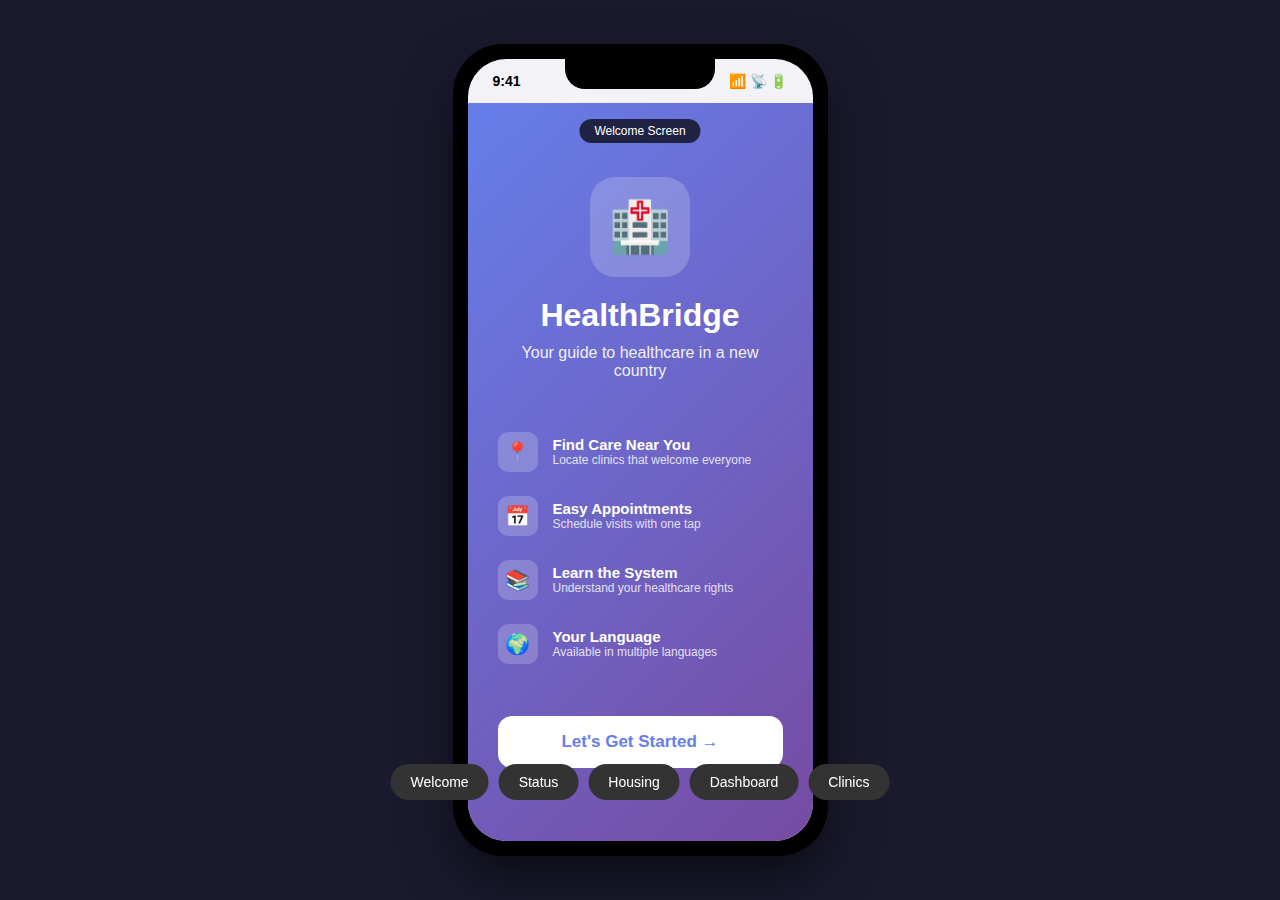
<file: HealthBridge/preview.html>
<!DOCTYPE html>
<html lang="en">
<head>
    <meta charset="UTF-8">
    <meta name="viewport" content="width=device-width, initial-scale=1.0, maximum-scale=1.0, user-scalable=no">
    <title>HealthBridge - iOS App Preview</title>
    <style>
        * {
            margin: 0;
            padding: 0;
            box-sizing: border-box;
        }

        body {
            font-family: -apple-system, BlinkMacSystemFont, 'SF Pro Display', 'Segoe UI', Roboto, sans-serif;
            background: #1a1a2e;
            min-height: 100vh;
            display: flex;
            justify-content: center;
            align-items: center;
            padding: 20px;
        }

        .phone-frame {
            width: 375px;
            height: 812px;
            background: #000;
            border-radius: 50px;
            padding: 15px;
            box-shadow: 0 25px 50px rgba(0,0,0,0.5);
            position: relative;
        }

        .phone-screen {
            width: 100%;
            height: 100%;
            background: #f2f2f7;
            border-radius: 38px;
            overflow: hidden;
            position: relative;
        }

        .notch {
            position: absolute;
            top: 0;
            left: 50%;
            transform: translateX(-50%);
            width: 150px;
            height: 30px;
            background: #000;
            border-radius: 0 0 20px 20px;
            z-index: 100;
        }

        .status-bar {
            height: 44px;
            background: transparent;
            display: flex;
            justify-content: space-between;
            align-items: center;
            padding: 0 25px;
            font-size: 14px;
            font-weight: 600;
        }

        .screen {
            display: none;
            height: calc(100% - 44px);
            overflow-y: auto;
        }

        .screen.active {
            display: block;
        }

        /* Welcome Screen */
        .welcome-screen {
            background: linear-gradient(135deg, #667eea 0%, #764ba2 100%);
            display: flex;
            flex-direction: column;
            align-items: center;
            justify-content: center;
            padding: 30px;
            color: white;
            text-align: center;
        }

        .welcome-screen.active {
            display: flex;
        }

        .app-icon {
            width: 100px;
            height: 100px;
            background: rgba(255,255,255,0.2);
            border-radius: 25px;
            display: flex;
            align-items: center;
            justify-content: center;
            font-size: 50px;
            margin-bottom: 20px;
        }

        .welcome-title {
            font-size: 32px;
            font-weight: 700;
            margin-bottom: 10px;
        }

        .welcome-subtitle {
            font-size: 16px;
            opacity: 0.9;
            margin-bottom: 40px;
        }

        .feature-list {
            text-align: left;
            width: 100%;
            margin-bottom: 40px;
        }

        .feature-item {
            display: flex;
            align-items: center;
            gap: 15px;
            padding: 12px 0;
        }

        .feature-icon {
            width: 40px;
            height: 40px;
            background: rgba(255,255,255,0.2);
            border-radius: 10px;
            display: flex;
            align-items: center;
            justify-content: center;
            font-size: 20px;
        }

        .feature-text h4 {
            font-size: 15px;
            font-weight: 600;
        }

        .feature-text p {
            font-size: 12px;
            opacity: 0.8;
        }

        .btn {
            width: 100%;
            padding: 16px;
            border: none;
            border-radius: 14px;
            font-size: 17px;
            font-weight: 600;
            cursor: pointer;
            transition: transform 0.2s, opacity 0.2s;
        }

        .btn:active {
            transform: scale(0.98);
            opacity: 0.9;
        }

        .btn-primary {
            background: white;
            color: #667eea;
        }

        .btn-secondary {
            background: rgba(255,255,255,0.2);
            color: white;
        }

        /* Status Selection Screen */
        .status-screen {
            background: #f2f2f7;
            padding: 20px;
        }

        .screen-header {
            text-align: center;
            padding: 20px 0;
        }

        .screen-icon {
            font-size: 50px;
            margin-bottom: 15px;
        }

        .screen-title {
            font-size: 24px;
            font-weight: 700;
            color: #1c1c1e;
            margin-bottom: 8px;
        }

        .screen-subtitle {
            font-size: 15px;
            color: #8e8e93;
            line-height: 1.4;
        }

        .privacy-badge {
            display: inline-flex;
            align-items: center;
            gap: 6px;
            background: #e8f5e9;
            color: #2e7d32;
            padding: 8px 12px;
            border-radius: 20px;
            font-size: 12px;
            margin: 15px 0;
        }

        .option-list {
            margin-top: 20px;
        }

        .option-item {
            background: white;
            border-radius: 12px;
            padding: 16px;
            margin-bottom: 10px;
            display: flex;
            align-items: center;
            gap: 15px;
            cursor: pointer;
            transition: transform 0.2s, box-shadow 0.2s;
        }

        .option-item:hover {
            transform: translateX(5px);
        }

        .option-item.selected {
            background: #667eea;
            color: white;
        }

        .option-icon {
            width: 40px;
            height: 40px;
            background: #f2f2f7;
            border-radius: 10px;
            display: flex;
            align-items: center;
            justify-content: center;
            font-size: 20px;
        }

        .option-item.selected .option-icon {
            background: rgba(255,255,255,0.2);
        }

        .option-text {
            flex: 1;
        }

        .option-text h4 {
            font-size: 16px;
            font-weight: 600;
            margin-bottom: 2px;
        }

        .option-text p {
            font-size: 12px;
            opacity: 0.7;
        }

        .checkmark {
            width: 24px;
            height: 24px;
            background: white;
            border-radius: 50%;
            display: flex;
            align-items: center;
            justify-content: center;
            color: #667eea;
            font-weight: bold;
        }

        .info-box {
            background: #e3f2fd;
            border-radius: 12px;
            padding: 15px;
            margin-top: 20px;
        }

        .info-box h5 {
            display: flex;
            align-items: center;
            gap: 8px;
            font-size: 14px;
            color: #1976d2;
            margin-bottom: 8px;
        }

        .info-box p {
            font-size: 13px;
            color: #666;
            line-height: 1.4;
        }

        .bottom-btn {
            position: sticky;
            bottom: 0;
            background: #f2f2f7;
            padding: 20px;
            margin: 0 -20px;
        }

        .bottom-btn .btn {
            background: #667eea;
            color: white;
        }

        .bottom-btn .btn:disabled {
            background: #c7c7cc;
        }

        /* Dashboard Screen */
        .dashboard-screen {
            background: #f2f2f7;
        }

        .dashboard-header {
            background: white;
            padding: 20px;
            padding-top: 10px;
        }

        .greeting {
            display: flex;
            justify-content: space-between;
            align-items: center;
        }

        .greeting-text span {
            font-size: 14px;
            color: #8e8e93;
        }

        .greeting-text h2 {
            font-size: 28px;
            font-weight: 700;
        }

        .avatar {
            width: 50px;
            height: 50px;
            background: linear-gradient(135deg, #667eea, #764ba2);
            border-radius: 50%;
            display: flex;
            align-items: center;
            justify-content: center;
            color: white;
            font-size: 20px;
            font-weight: 600;
        }

        .dashboard-content {
            padding: 20px;
        }

        .emergency-card {
            background: white;
            border-radius: 16px;
            padding: 16px;
            margin-bottom: 16px;
        }

        .emergency-card h3 {
            display: flex;
            align-items: center;
            gap: 8px;
            font-size: 16px;
            margin-bottom: 12px;
        }

        .emergency-buttons {
            display: flex;
            gap: 10px;
        }

        .emergency-btn {
            flex: 1;
            padding: 15px;
            border-radius: 12px;
            text-align: center;
            color: white;
            cursor: pointer;
        }

        .emergency-btn.red {
            background: #ff3b30;
        }

        .emergency-btn.purple {
            background: #af52de;
        }

        .emergency-btn .number {
            font-size: 24px;
            font-weight: 700;
        }

        .emergency-btn .label {
            font-size: 11px;
            opacity: 0.9;
        }

        .section-title {
            font-size: 18px;
            font-weight: 600;
            margin: 20px 0 12px;
        }

        .quick-actions {
            display: grid;
            grid-template-columns: 1fr 1fr;
            gap: 12px;
        }

        .action-card {
            background: white;
            border-radius: 16px;
            padding: 20px;
            text-align: center;
            cursor: pointer;
            transition: transform 0.2s;
        }

        .action-card:hover {
            transform: scale(1.02);
        }

        .action-card .icon {
            font-size: 30px;
            margin-bottom: 10px;
        }

        .action-card h4 {
            font-size: 14px;
            font-weight: 600;
        }

        .recommendation-card {
            background: white;
            border-radius: 16px;
            padding: 16px;
            margin-bottom: 10px;
            display: flex;
            align-items: center;
            gap: 15px;
        }

        .rec-icon {
            width: 45px;
            height: 45px;
            border-radius: 12px;
            display: flex;
            align-items: center;
            justify-content: center;
            font-size: 22px;
        }

        .rec-icon.green { background: #e8f5e9; }
        .rec-icon.purple { background: #f3e5f5; }
        .rec-icon.orange { background: #fff3e0; }

        .rec-text {
            flex: 1;
        }

        .rec-text h4 {
            font-size: 15px;
            font-weight: 600;
            margin-bottom: 2px;
        }

        .rec-text p {
            font-size: 12px;
            color: #8e8e93;
        }

        /* Tab Bar */
        .tab-bar {
            position: absolute;
            bottom: 0;
            left: 0;
            right: 0;
            height: 83px;
            background: white;
            border-top: 1px solid #e5e5e5;
            display: flex;
            justify-content: space-around;
            align-items: flex-start;
            padding-top: 8px;
            border-radius: 0 0 38px 38px;
        }

        .tab-item {
            display: flex;
            flex-direction: column;
            align-items: center;
            gap: 4px;
            cursor: pointer;
            padding: 5px 15px;
        }

        .tab-item .icon {
            font-size: 24px;
            color: #8e8e93;
        }

        .tab-item span {
            font-size: 10px;
            color: #8e8e93;
        }

        .tab-item.active .icon,
        .tab-item.active span {
            color: #667eea;
        }

        /* Clinic Finder Screen */
        .clinic-screen {
            background: #f2f2f7;
        }

        .search-bar {
            background: white;
            padding: 15px;
        }

        .search-input {
            display: flex;
            align-items: center;
            gap: 10px;
            background: #f2f2f7;
            padding: 12px 15px;
            border-radius: 12px;
        }

        .search-input input {
            border: none;
            background: none;
            outline: none;
            flex: 1;
            font-size: 16px;
        }

        .filter-chips {
            display: flex;
            gap: 8px;
            padding: 10px 15px;
            overflow-x: auto;
            background: white;
        }

        .chip {
            padding: 8px 16px;
            background: #f2f2f7;
            border-radius: 20px;
            font-size: 14px;
            white-space: nowrap;
            cursor: pointer;
        }

        .chip.active {
            background: #667eea;
            color: white;
        }

        .clinic-list {
            padding: 15px;
            padding-bottom: 100px;
        }

        .clinic-card {
            background: white;
            border-radius: 16px;
            padding: 16px;
            margin-bottom: 12px;
        }

        .clinic-header {
            display: flex;
            gap: 12px;
            margin-bottom: 12px;
        }

        .clinic-icon {
            width: 45px;
            height: 45px;
            background: #e3f2fd;
            border-radius: 12px;
            display: flex;
            align-items: center;
            justify-content: center;
            font-size: 22px;
        }

        .clinic-info h4 {
            font-size: 16px;
            font-weight: 600;
        }

        .clinic-info p {
            font-size: 12px;
            color: #8e8e93;
        }

        .open-badge {
            background: #e8f5e9;
            color: #2e7d32;
            padding: 4px 10px;
            border-radius: 8px;
            font-size: 12px;
            font-weight: 500;
            margin-left: auto;
        }

        .clinic-address {
            display: flex;
            align-items: center;
            gap: 8px;
            color: #8e8e93;
            font-size: 13px;
            margin-bottom: 12px;
        }

        .service-badges {
            display: flex;
            gap: 8px;
            flex-wrap: wrap;
            margin-bottom: 12px;
        }

        .service-badge {
            padding: 4px 10px;
            border-radius: 8px;
            font-size: 11px;
            font-weight: 500;
        }

        .service-badge.green {
            background: #e8f5e9;
            color: #2e7d32;
        }

        .service-badge.blue {
            background: #e3f2fd;
            color: #1976d2;
        }

        .service-badge.purple {
            background: #f3e5f5;
            color: #7b1fa2;
        }

        .clinic-actions {
            display: flex;
            justify-content: space-between;
            align-items: center;
        }

        .rating {
            display: flex;
            align-items: center;
            gap: 5px;
            font-size: 14px;
        }

        .call-btn {
            background: #667eea;
            color: white;
            padding: 10px 20px;
            border-radius: 10px;
            font-size: 14px;
            font-weight: 600;
            cursor: pointer;
            display: flex;
            align-items: center;
            gap: 6px;
        }

        /* Navigation */
        .nav-buttons {
            position: fixed;
            bottom: 100px;
            left: 50%;
            transform: translateX(-50%);
            display: flex;
            gap: 10px;
            z-index: 1000;
        }

        .nav-btn {
            background: #333;
            color: white;
            padding: 10px 20px;
            border-radius: 25px;
            cursor: pointer;
            font-size: 14px;
            transition: background 0.2s;
        }

        .nav-btn:hover {
            background: #555;
        }

        .screen-label {
            position: absolute;
            top: 60px;
            left: 50%;
            transform: translateX(-50%);
            background: rgba(0,0,0,0.7);
            color: white;
            padding: 5px 15px;
            border-radius: 15px;
            font-size: 12px;
            z-index: 50;
        }

        /* Progress Bar */
        .progress-bar {
            height: 4px;
            background: #e5e5e5;
            margin: 15px 20px;
            border-radius: 2px;
        }

        .progress-fill {
            height: 100%;
            background: #667eea;
            border-radius: 2px;
            transition: width 0.3s;
        }

        /* Scrollbar */
        .screen::-webkit-scrollbar {
            display: none;
        }
    </style>
</head>
<body>
    <div class="phone-frame">
        <div class="phone-screen">
            <div class="notch"></div>
            <div class="status-bar">
                <span>9:41</span>
                <span>📶 📡 🔋</span>
            </div>

            <div class="screen-label" id="screenLabel">Welcome Screen</div>

            <!-- Welcome Screen -->
            <div class="screen welcome-screen active" id="welcome">
                <div class="app-icon">🏥</div>
                <div class="welcome-title">HealthBridge</div>
                <div class="welcome-subtitle">Your guide to healthcare in a new country</div>

                <div class="feature-list">
                    <div class="feature-item">
                        <div class="feature-icon">📍</div>
                        <div class="feature-text">
                            <h4>Find Care Near You</h4>
                            <p>Locate clinics that welcome everyone</p>
                        </div>
                    </div>
                    <div class="feature-item">
                        <div class="feature-icon">📅</div>
                        <div class="feature-text">
                            <h4>Easy Appointments</h4>
                            <p>Schedule visits with one tap</p>
                        </div>
                    </div>
                    <div class="feature-item">
                        <div class="feature-icon">📚</div>
                        <div class="feature-text">
                            <h4>Learn the System</h4>
                            <p>Understand your healthcare rights</p>
                        </div>
                    </div>
                    <div class="feature-item">
                        <div class="feature-icon">🌍</div>
                        <div class="feature-text">
                            <h4>Your Language</h4>
                            <p>Available in multiple languages</p>
                        </div>
                    </div>
                </div>

                <button class="btn btn-primary" onclick="showScreen('status')">Let's Get Started →</button>
            </div>

            <!-- Status Selection Screen -->
            <div class="screen status-screen" id="status">
                <div class="progress-bar">
                    <div class="progress-fill" style="width: 25%"></div>
                </div>

                <div class="screen-header">
                    <div class="screen-icon">👤</div>
                    <div class="screen-title">Tell us about your situation</div>
                    <div class="screen-subtitle">This helps us find the right resources for you. Your information is private and secure.</div>
                    <div class="privacy-badge">🔒 Your information stays on your device only</div>
                </div>

                <div class="option-list">
                    <div class="option-item" onclick="selectOption(this, 'refugee')">
                        <div class="option-icon">🚶</div>
                        <div class="option-text">
                            <h4>Refugee</h4>
                            <p>I came to this country as a refugee</p>
                        </div>
                    </div>
                    <div class="option-item" onclick="selectOption(this, 'asylum')">
                        <div class="option-icon">🛡️</div>
                        <div class="option-text">
                            <h4>Asylum Seeker</h4>
                            <p>I am seeking asylum protection</p>
                        </div>
                    </div>
                    <div class="option-item" onclick="selectOption(this, 'undocumented')">
                        <div class="option-icon">❓</div>
                        <div class="option-text">
                            <h4>Undocumented</h4>
                            <p>I don't have legal documentation</p>
                        </div>
                    </div>
                    <div class="option-item" onclick="selectOption(this, 'visa')">
                        <div class="option-icon">📄</div>
                        <div class="option-text">
                            <h4>Visa Holder</h4>
                            <p>I have a temporary visa</p>
                        </div>
                    </div>
                    <div class="option-item" onclick="selectOption(this, 'other')">
                        <div class="option-icon">⚪</div>
                        <div class="option-text">
                            <h4>Other / Prefer not to say</h4>
                            <p>Other situation</p>
                        </div>
                    </div>
                </div>

                <div class="info-box" id="statusInfo" style="display: none;">
                    <h5>ℹ️ Good to know</h5>
                    <p id="statusInfoText"></p>
                </div>

                <div class="bottom-btn">
                    <button class="btn" onclick="showScreen('housing')">Continue →</button>
                </div>
            </div>

            <!-- Housing Screen -->
            <div class="screen status-screen" id="housing">
                <div class="progress-bar">
                    <div class="progress-fill" style="width: 37%"></div>
                </div>

                <div class="screen-header">
                    <div class="screen-icon">🏠</div>
                    <div class="screen-title">What is your housing situation?</div>
                    <div class="screen-subtitle">This helps us connect you with the right services and support.</div>
                </div>

                <div class="option-list">
                    <div class="option-item" onclick="selectHousing(this, 'stable')">
                        <div class="option-icon">🏡</div>
                        <div class="option-text">
                            <h4>Stable Housing</h4>
                        </div>
                    </div>
                    <div class="option-item" onclick="selectHousing(this, 'temporary')">
                        <div class="option-icon">🏘️</div>
                        <div class="option-text">
                            <h4>Temporary Housing</h4>
                        </div>
                    </div>
                    <div class="option-item" onclick="selectHousing(this, 'shelter')">
                        <div class="option-icon">🏢</div>
                        <div class="option-text">
                            <h4>Shelter</h4>
                        </div>
                    </div>
                    <div class="option-item" onclick="selectHousing(this, 'homeless')">
                        <div class="option-icon">🚶</div>
                        <div class="option-text">
                            <h4>Currently Homeless</h4>
                        </div>
                    </div>
                </div>

                <div class="info-box" id="housingInfo" style="display: none;">
                    <h5>🤝 We're here to help</h5>
                    <p>Many clinics specialize in serving people experiencing housing instability. We'll help you find Healthcare for the Homeless programs.</p>
                </div>

                <div class="bottom-btn">
                    <button class="btn" onclick="showScreen('dashboard')">Continue →</button>
                </div>
            </div>

            <!-- Dashboard Screen -->
            <div class="screen dashboard-screen" id="dashboard">
                <div class="dashboard-header">
                    <div class="greeting">
                        <div class="greeting-text">
                            <span>Good morning</span>
                            <h2>Welcome!</h2>
                        </div>
                        <div class="avatar">U</div>
                    </div>
                </div>

                <div class="dashboard-content">
                    <div class="emergency-card">
                        <h3>🚨 Emergency</h3>
                        <div class="emergency-buttons">
                            <div class="emergency-btn red">
                                <div class="number">911</div>
                                <div class="label">Life-threatening</div>
                            </div>
                            <div class="emergency-btn purple">
                                <div class="number">988</div>
                                <div class="label">Mental health crisis</div>
                            </div>
                        </div>
                    </div>

                    <div class="section-title">Quick Actions</div>
                    <div class="quick-actions">
                        <div class="action-card" onclick="showScreen('clinics')">
                            <div class="icon">📍</div>
                            <h4>Find a Clinic</h4>
                        </div>
                        <div class="action-card">
                            <div class="icon">📅</div>
                            <h4>Book Appointment</h4>
                        </div>
                        <div class="action-card">
                            <div class="icon">📚</div>
                            <h4>Learn Healthcare</h4>
                        </div>
                        <div class="action-card">
                            <div class="icon">🛡️</div>
                            <h4>My Rights</h4>
                        </div>
                    </div>

                    <div class="section-title">Recommended for You</div>
                    <div class="recommendation-card">
                        <div class="rec-icon green">💵</div>
                        <div class="rec-text">
                            <h4>Free & Low-Cost Care</h4>
                            <p>Find clinics that offer care regardless of ability to pay</p>
                        </div>
                        <span>›</span>
                    </div>
                    <div class="recommendation-card">
                        <div class="rec-icon purple">🚶</div>
                        <div class="rec-text">
                            <h4>Refugee Health Services</h4>
                            <p>Specialized clinics for refugees and asylum seekers</p>
                        </div>
                        <span>›</span>
                    </div>
                    <div class="recommendation-card">
                        <div class="rec-icon orange">🤝</div>
                        <div class="rec-text">
                            <h4>Healthcare for the Homeless</h4>
                            <p>Programs for people experiencing homelessness</p>
                        </div>
                        <span>›</span>
                    </div>
                </div>

                <div class="tab-bar">
                    <div class="tab-item active">
                        <div class="icon">🏠</div>
                        <span>Home</span>
                    </div>
                    <div class="tab-item" onclick="showScreen('clinics')">
                        <div class="icon">📍</div>
                        <span>Find Care</span>
                    </div>
                    <div class="tab-item">
                        <div class="icon">📅</div>
                        <span>Appointments</span>
                    </div>
                    <div class="tab-item">
                        <div class="icon">📚</div>
                        <span>Learn</span>
                    </div>
                    <div class="tab-item">
                        <div class="icon">👤</div>
                        <span>Profile</span>
                    </div>
                </div>
            </div>

            <!-- Clinic Finder Screen -->
            <div class="screen clinic-screen" id="clinics">
                <div class="search-bar">
                    <div class="search-input">
                        <span>🔍</span>
                        <input type="text" placeholder="Search clinics...">
                    </div>
                </div>

                <div class="filter-chips">
                    <div class="chip active">All</div>
                    <div class="chip">🚶 Refugee Health</div>
                    <div class="chip">💚 Free Clinic</div>
                    <div class="chip">🏥 Community Health</div>
                    <div class="chip">🧠 Mental Health</div>
                </div>

                <div class="clinic-list">
                    <div class="clinic-card">
                        <div class="clinic-header">
                            <div class="clinic-icon">🏥</div>
                            <div class="clinic-info">
                                <h4>Community Care Health Center</h4>
                                <p>Community Health Center</p>
                            </div>
                            <div class="open-badge">Open</div>
                        </div>
                        <div class="clinic-address">
                            📍 123 Main Street, Chicago, IL 60601
                        </div>
                        <div class="service-badges">
                            <span class="service-badge green">Sliding Scale</span>
                            <span class="service-badge purple">Interpreter</span>
                            <span class="service-badge blue">Walk-ins OK</span>
                        </div>
                        <div class="clinic-actions">
                            <div class="rating">⭐ 4.5 (234)</div>
                            <div class="call-btn">📞 Call</div>
                        </div>
                    </div>

                    <div class="clinic-card">
                        <div class="clinic-header">
                            <div class="clinic-icon" style="background: #e8f5e9;">💚</div>
                            <div class="clinic-info">
                                <h4>Free Health Clinic of Hope</h4>
                                <p>Free Clinic</p>
                            </div>
                        </div>
                        <div class="clinic-address">
                            📍 456 Oak Avenue, Chicago, IL 60602
                        </div>
                        <div class="service-badges">
                            <span class="service-badge green">Free Services</span>
                            <span class="service-badge purple">Interpreter</span>
                        </div>
                        <div class="clinic-actions">
                            <div class="rating">⭐ 4.8 (89)</div>
                            <div class="call-btn">📞 Call</div>
                        </div>
                    </div>

                    <div class="clinic-card">
                        <div class="clinic-header">
                            <div class="clinic-icon" style="background: #f3e5f5;">🚶</div>
                            <div class="clinic-info">
                                <h4>Refugee Wellness Center</h4>
                                <p>Refugee Health Services</p>
                            </div>
                            <div class="open-badge">Open</div>
                        </div>
                        <div class="clinic-address">
                            📍 789 Unity Blvd, Chicago, IL 60603
                        </div>
                        <div class="service-badges">
                            <span class="service-badge green">Sliding Scale</span>
                            <span class="service-badge purple">20+ Languages</span>
                            <span class="service-badge blue">Telehealth</span>
                        </div>
                        <div class="clinic-actions">
                            <div class="rating">⭐ 4.9 (156)</div>
                            <div class="call-btn">📞 Call</div>
                        </div>
                    </div>
                </div>

                <div class="tab-bar">
                    <div class="tab-item" onclick="showScreen('dashboard')">
                        <div class="icon">🏠</div>
                        <span>Home</span>
                    </div>
                    <div class="tab-item active">
                        <div class="icon">📍</div>
                        <span>Find Care</span>
                    </div>
                    <div class="tab-item">
                        <div class="icon">📅</div>
                        <span>Appointments</span>
                    </div>
                    <div class="tab-item">
                        <div class="icon">📚</div>
                        <span>Learn</span>
                    </div>
                    <div class="tab-item">
                        <div class="icon">👤</div>
                        <span>Profile</span>
                    </div>
                </div>
            </div>
        </div>
    </div>

    <div class="nav-buttons">
        <div class="nav-btn" onclick="showScreen('welcome')">Welcome</div>
        <div class="nav-btn" onclick="showScreen('status')">Status</div>
        <div class="nav-btn" onclick="showScreen('housing')">Housing</div>
        <div class="nav-btn" onclick="showScreen('dashboard')">Dashboard</div>
        <div class="nav-btn" onclick="showScreen('clinics')">Clinics</div>
    </div>

    <script>
        const screenNames = {
            'welcome': 'Welcome Screen',
            'status': 'Status Selection',
            'housing': 'Housing Status',
            'dashboard': 'Dashboard',
            'clinics': 'Clinic Finder'
        };

        function showScreen(screenId) {
            document.querySelectorAll('.screen').forEach(s => s.classList.remove('active'));
            document.getElementById(screenId).classList.add('active');
            document.getElementById('screenLabel').textContent = screenNames[screenId];
        }

        function selectOption(element, status) {
            document.querySelectorAll('#status .option-item').forEach(o => {
                o.classList.remove('selected');
                const checkmark = o.querySelector('.checkmark');
                if (checkmark) checkmark.remove();
            });

            element.classList.add('selected');
            element.innerHTML += '<div class="checkmark">✓</div>';

            const infoBox = document.getElementById('statusInfo');
            const infoText = document.getElementById('statusInfoText');

            const messages = {
                'refugee': 'As a refugee, you may qualify for Medicaid and special refugee health programs. We\'ll help you find refugee health clinics near you.',
                'asylum': 'Asylum seekers can access emergency medical care and may qualify for certain health programs. Many community health centers serve everyone.',
                'undocumented': 'You have the right to emergency care regardless of status. Community health centers and free clinics serve everyone. We\'ll help you find them.',
                'visa': 'Depending on your visa type, you may have different healthcare options. Community health centers offer affordable care for everyone.',
                'other': 'No matter your situation, there are healthcare options available. Community health centers serve everyone regardless of status.'
            };

            infoText.textContent = messages[status];
            infoBox.style.display = 'block';
        }

        function selectHousing(element, status) {
            document.querySelectorAll('#housing .option-item').forEach(o => {
                o.classList.remove('selected');
                const checkmark = o.querySelector('.checkmark');
                if (checkmark) checkmark.remove();
            });

            element.classList.add('selected');
            element.innerHTML += '<div class="checkmark">✓</div>';

            const infoBox = document.getElementById('housingInfo');
            if (status === 'homeless' || status === 'shelter') {
                infoBox.style.display = 'block';
            } else {
                infoBox.style.display = 'none';
            }
        }
    </script>
</body>
</html>
</file>
